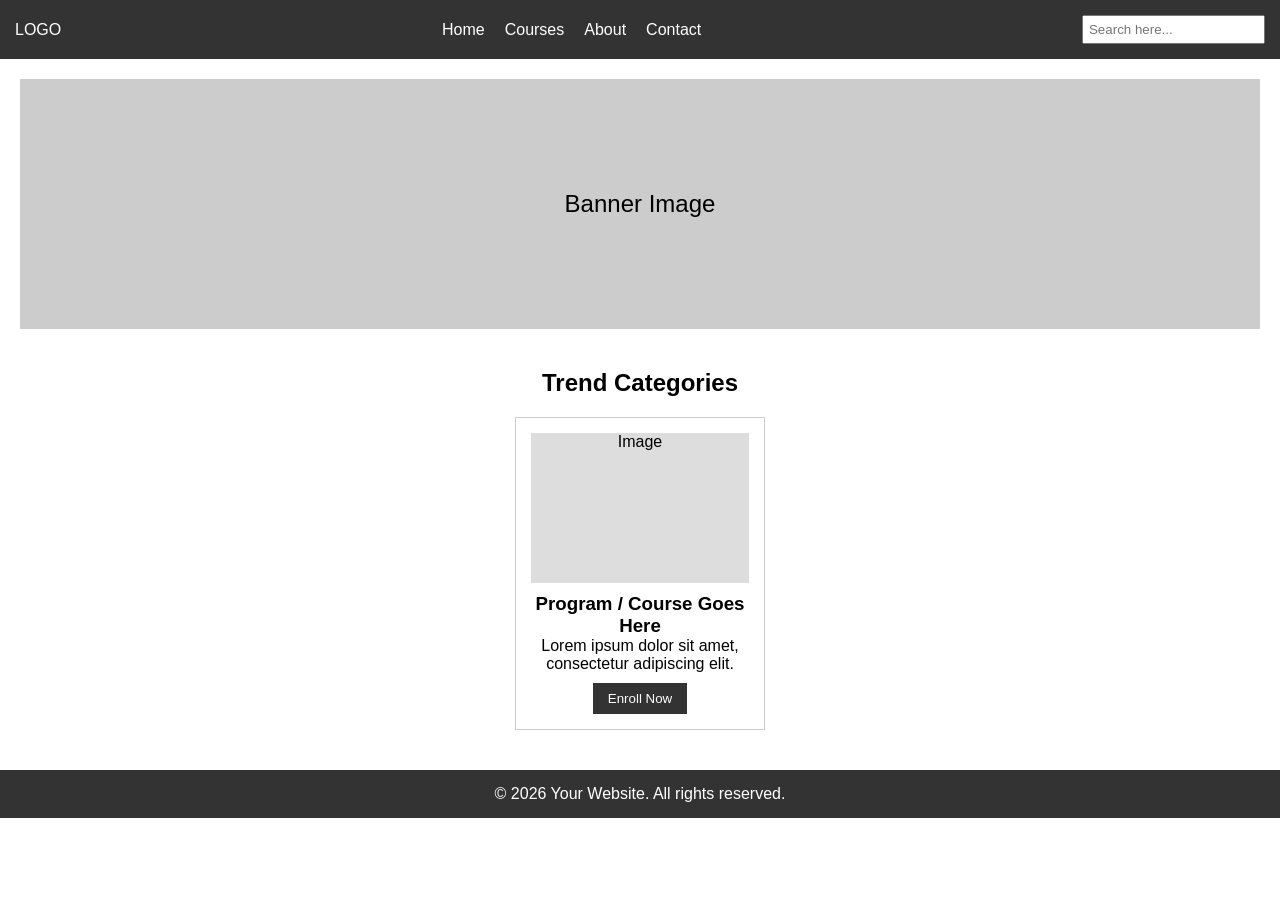
<file: Pracrtice/Index.html>
<!DOCTYPE html>
<html lang="en">
<head>
    <meta charset="UTF-8">
    <!-- Makes the page responsive on all devices -->
    <meta name="viewport" content="width=device-width, initial-scale=1.0">
    <title>Trend Categories Page</title>

    <!-- Link to external CSS file -->
    <link rel="stylesheet" href="style.css">
</head>
<body>

    <!-- ================= HEADER / NAVBAR ================= -->
    <header class="navbar">
        <div class="logo">LOGO</div>

        <!-- Navigation Links -->
        <nav>
            <ul class="nav-links">
                <li><a href="#">Home</a></li>
                <li><a href="#">Courses</a></li>
                <li><a href="#">About</a></li>
                <li><a href="#">Contact</a></li>
            </ul>
        </nav>

        <!-- Search Bar -->
        <div class="search-bar">
            <input type="text" placeholder="Search here...">
        </div>
    </header>


    <!-- ================= HERO / BANNER SECTION ================= -->
    <section class="hero">
        <!-- Placeholder for large banner image -->
        <div class="hero-image">Banner Image</div>
    </section>


    <!-- ================= TREND CATEGORIES SECTION ================= -->
    <section class="trends">
        <h2>Trend Categories</h2>

        <!-- Card Container -->
        <div class="card-container">

            <!-- Single Card (repeatable structure) -->
            <div class="card">
                <div class="card-image">Image</div>
                <h3>Program / Course Goes Here</h3>
                <p>
                    Lorem ipsum dolor sit amet, consectetur adipiscing elit.
                </p>
                <button>Enroll Now</button>
            </div>

            <!-- You can duplicate the above .card for more cards -->

        </div>
    </section>


    <!-- ================= FOOTER ================= -->
    <footer class="footer">
        <p>© 2026 Your Website. All rights reserved.</p>
    </footer>

</body>
</html>
</file>
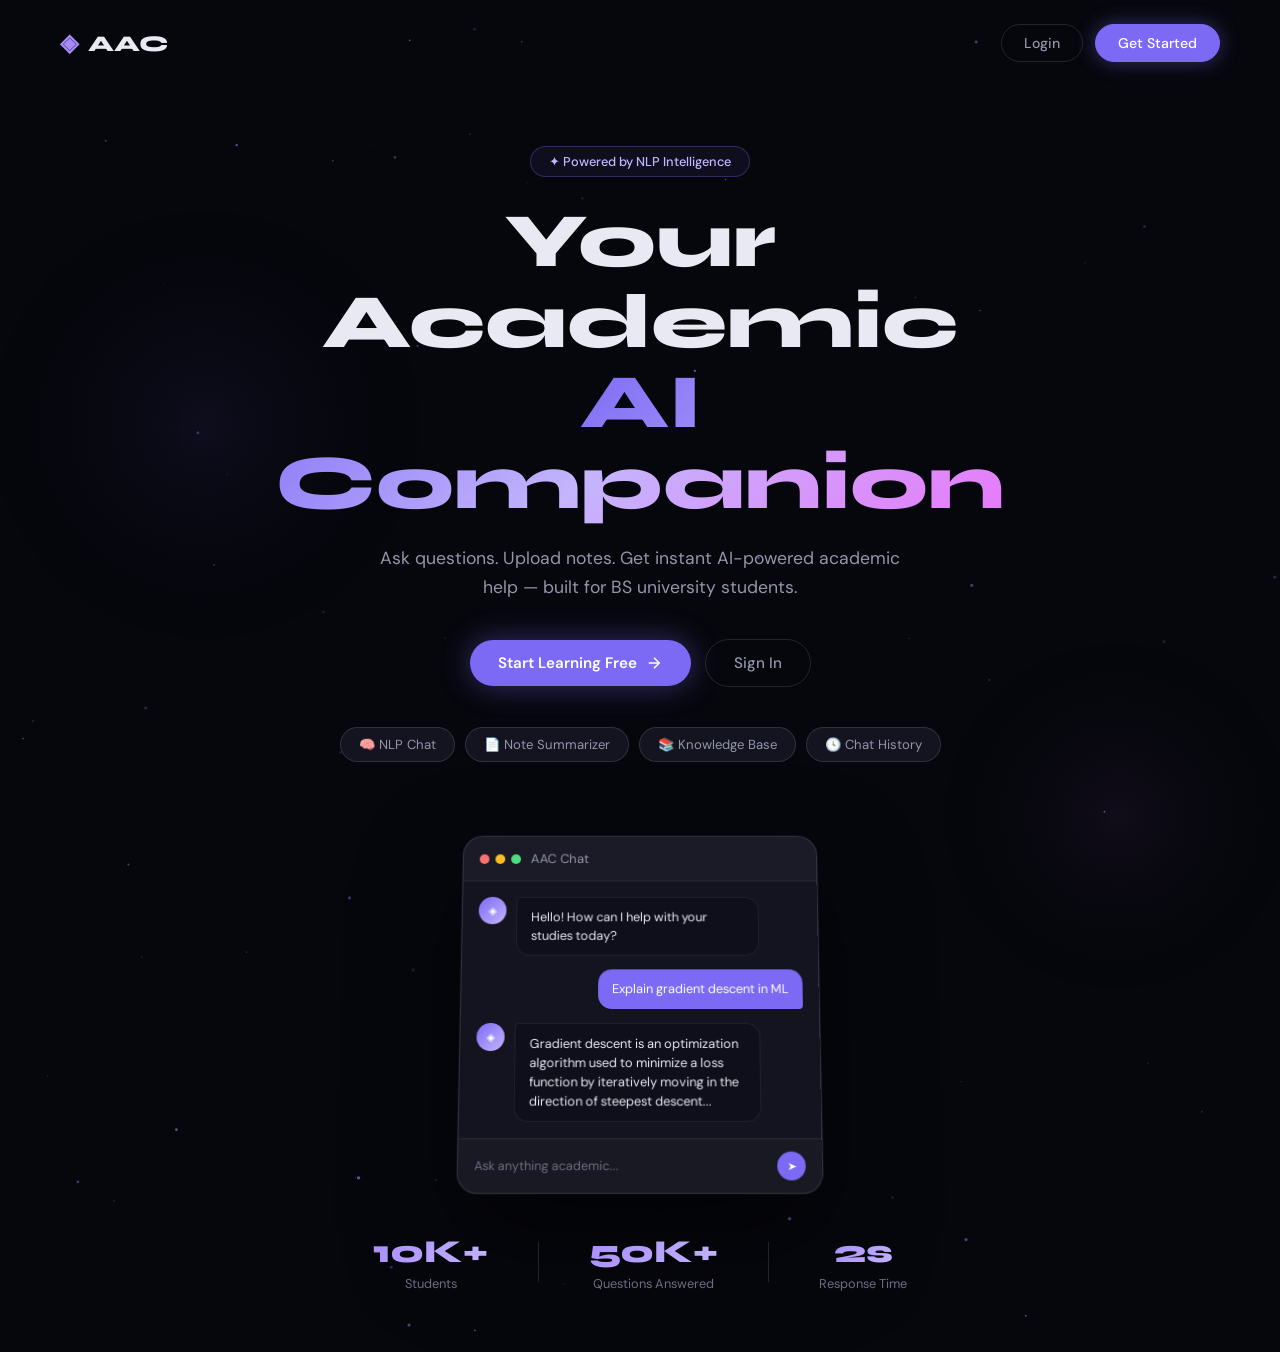
<file: Semester Project/index.html>
<!DOCTYPE html>
<html lang="en">
<head>
  <meta charset="UTF-8" />
  <meta name="viewport" content="width=device-width, initial-scale=1.0"/>
  <title>AAC – AI Academic Assistant</title>
  <link rel="stylesheet" href="style.css" />
  <link rel="preconnect" href="https://fonts.googleapis.com">
  <link href="https://fonts.googleapis.com/css2?family=Syne:wght@400;600;700;800&family=DM+Sans:ital,wght@0,300;0,400;0,500;1,300&display=swap" rel="stylesheet">
</head>
<body>

  <!-- ─── CUSTOM CURSOR ─────────────────────────────── -->
  <div class="cursor-dot"></div>
  <div class="cursor-ring"></div>

  <!-- ─── LANDING PAGE ──────────────────────────────── -->
  <section id="landing" class="page active">
    <canvas id="bg-canvas"></canvas>

    <nav class="landing-nav">
      <div class="logo">
        <span class="logo-icon">◈</span>
        <span>AAC</span>
      </div>
      <div class="nav-links">
        <a href="#" onclick="showPage('login')" class="nav-btn">Login</a>
        <a href="#" onclick="showPage('register')" class="nav-btn nav-btn-fill">Get Started</a>
      </div>
    </nav>

    <div class="hero">
      <div class="hero-badge">✦ Powered by NLP Intelligence</div>
      <h1 class="hero-title">
        Your Academic<br/>
        <span class="gradient-text">AI Companion</span>
      </h1>
      <p class="hero-sub">Ask questions. Upload notes. Get instant AI-powered academic help — built for BS university students.</p>
      <div class="hero-cta">
        <button class="btn-primary" onclick="showPage('register')">
          Start Learning Free
          <svg width="18" height="18" viewBox="0 0 24 24" fill="none" stroke="currentColor" stroke-width="2"><line x1="5" y1="12" x2="19" y2="12"/><polyline points="12,5 19,12 12,19"/></svg>
        </button>
        <button class="btn-ghost" onclick="showPage('login')">Sign In</button>
      </div>

      <div class="feature-pills">
        <div class="pill">🧠 NLP Chat</div>
        <div class="pill">📄 Note Summarizer</div>
        <div class="pill">📚 Knowledge Base</div>
        <div class="pill">🕓 Chat History</div>
      </div>
    </div>

    <div class="hero-visual">
      <div class="chat-preview-card">
        <div class="cp-header">
          <div class="cp-dots"><span></span><span></span><span></span></div>
          <span>AAC Chat</span>
        </div>
        <div class="cp-messages">
          <div class="cp-msg bot">
            <div class="cp-avatar">◈</div>
            <div class="cp-bubble">Hello! How can I help with your studies today?</div>
          </div>
          <div class="cp-msg user">
            <div class="cp-bubble">Explain gradient descent in ML</div>
          </div>
          <div class="cp-msg bot typing-preview">
            <div class="cp-avatar">◈</div>
            <div class="cp-bubble">
              Gradient descent is an optimization algorithm used to minimize a loss function by iteratively moving in the direction of steepest descent...
            </div>
          </div>
        </div>
        <div class="cp-input-bar">
          <span>Ask anything academic...</span>
          <div class="cp-send">➤</div>
        </div>
      </div>
    </div>

    <div class="stats-row">
      <div class="stat"><span class="stat-num">10K+</span><span>Students</span></div>
      <div class="stat-divider"></div>
      <div class="stat"><span class="stat-num">50K+</span><span>Questions Answered</span></div>
      <div class="stat-divider"></div>
      <div class="stat"><span class="stat-num">2s</span><span>Response Time</span></div>
    </div>
  </section>

  <!-- ─── REGISTER ───────────────────────────────────── -->
  <section id="register" class="page auth-page">
    <div class="auth-left">
      <div class="auth-logo" onclick="showPage('landing')">
        <span class="logo-icon">◈</span> AAC
      </div>
      <h2 class="auth-title">Create your<br/><span class="gradient-text">free account</span></h2>
      <p class="auth-sub">Join thousands of students using AI to excel academically.</p>
      <div class="auth-features">
        <div class="af-item"><span class="af-check">✓</span> Unlimited academic questions</div>
        <div class="af-item"><span class="af-check">✓</span> PDF & text note summarization</div>
        <div class="af-item"><span class="af-check">✓</span> Full chat history access</div>
        <div class="af-item"><span class="af-check">✓</span> Always free for students</div>
      </div>
    </div>
    <div class="auth-right">
      <div class="auth-card">
        <h3>Register</h3>
        <p class="auth-card-sub">Already have an account? <a href="#" onclick="showPage('login')">Sign in</a></p>
        <div class="form-group">
          <label>Full Name</label>
          <div class="input-wrap">
            <svg class="input-icon" viewBox="0 0 24 24" fill="none" stroke="currentColor" stroke-width="2"><circle cx="12" cy="8" r="4"/><path d="M4 20c0-4 3.6-7 8-7s8 3 8 7"/></svg>
            <input type="text" id="reg-name" placeholder="Muhammad Ali" />
          </div>
        </div>
        <div class="form-group">
          <label>University Email</label>
          <div class="input-wrap">
            <svg class="input-icon" viewBox="0 0 24 24" fill="none" stroke="currentColor" stroke-width="2"><rect x="2" y="4" width="20" height="16" rx="2"/><polyline points="2,4 12,13 22,4"/></svg>
            <input type="email" id="reg-email" placeholder="s2022-bsai-xxx@university.edu.pk" />
          </div>
        </div>
        <div class="form-group">
          <label>Password</label>
          <div class="input-wrap">
            <svg class="input-icon" viewBox="0 0 24 24" fill="none" stroke="currentColor" stroke-width="2"><rect x="3" y="11" width="18" height="11" rx="2"/><path d="M7 11V7a5 5 0 0 1 10 0v4"/></svg>
            <input type="password" id="reg-pass" placeholder="Create a strong password" />
            <span class="toggle-pass" onclick="togglePass('reg-pass',this)">👁</span>
          </div>
        </div>
        <div class="form-group">
          <label>Confirm Password</label>
          <div class="input-wrap">
            <svg class="input-icon" viewBox="0 0 24 24" fill="none" stroke="currentColor" stroke-width="2"><rect x="3" y="11" width="18" height="11" rx="2"/><path d="M7 11V7a5 5 0 0 1 10 0v4"/></svg>
            <input type="password" id="reg-cpass" placeholder="Repeat your password" />
          </div>
        </div>
        <button class="btn-primary full" onclick="doRegister()">Create Account</button>
        <div id="reg-msg" class="form-msg"></div>
      </div>
    </div>
  </section>

  <!-- ─── LOGIN ──────────────────────────────────────── -->
  <section id="login" class="page auth-page">
    <div class="auth-left">
      <div class="auth-logo" onclick="showPage('landing')">
        <span class="logo-icon">◈</span> AAC
      </div>
      <h2 class="auth-title">Welcome<br/><span class="gradient-text">back!</span></h2>
      <p class="auth-sub">Your AI academic assistant is ready to help you succeed.</p>
      <div class="login-card-art">
        <div class="lca-orb lca-orb1"></div>
        <div class="lca-orb lca-orb2"></div>
        <div class="lca-float">
          <div class="lca-icon">🎓</div>
          <span>Academic Excellence</span>
        </div>
      </div>
    </div>
    <div class="auth-right">
      <div class="auth-card">
        <h3>Sign In</h3>
        <p class="auth-card-sub">New student? <a href="#" onclick="showPage('register')">Create account</a></p>

        <!-- Quick Demo Login Chips -->
        <div class="demo-chips">
          <span class="chip-label">Quick demo:</span>
          <button class="demo-chip" onclick="demoLogin('student')">👨‍🎓 Student</button>
          <button class="demo-chip" onclick="demoLogin('admin')">🛡 Admin</button>
        </div>

        <div class="form-group">
          <label>Email</label>
          <div class="input-wrap">
            <svg class="input-icon" viewBox="0 0 24 24" fill="none" stroke="currentColor" stroke-width="2"><rect x="2" y="4" width="20" height="16" rx="2"/><polyline points="2,4 12,13 22,4"/></svg>
            <input type="email" id="login-email" placeholder="your@email.com" />
          </div>
        </div>
        <div class="form-group">
          <label>Password <a href="#" class="forgot-link" style="float:right;font-size:0.78rem;">Forgot password?</a></label>
          <div class="input-wrap">
            <svg class="input-icon" viewBox="0 0 24 24" fill="none" stroke="currentColor" stroke-width="2"><rect x="3" y="11" width="18" height="11" rx="2"/><path d="M7 11V7a5 5 0 0 1 10 0v4"/></svg>
            <input type="password" id="login-pass" placeholder="Enter your password" />
            <span class="toggle-pass" onclick="togglePass('login-pass',this)">👁</span>
          </div>
        </div>
        <button class="btn-primary full" onclick="doLogin()">Sign In</button>
        <div id="login-msg" class="form-msg"></div>
      </div>
    </div>
  </section>

  <!-- ─── STUDENT DASHBOARD ─────────────────────────── -->
  <section id="student-dashboard" class="page dashboard-page">
    <aside class="sidebar" id="sidebar">
      <div class="sb-top">
        <div class="sb-logo">
          <span class="logo-icon">◈</span>
          <span class="sb-logo-text">AAC</span>
        </div>
        <button class="sb-toggle" onclick="toggleSidebar()" title="Toggle Sidebar">
          <svg viewBox="0 0 24 24" fill="none" stroke="currentColor" stroke-width="2.5"><line x1="3" y1="6" x2="21" y2="6"/><line x1="3" y1="12" x2="21" y2="12"/><line x1="3" y1="18" x2="21" y2="18"/></svg>
        </button>
      </div>
      <nav class="sb-nav">
        <a href="#" class="sb-link active" onclick="switchTab(this,'chat-tab','student-dashboard')">
          <svg viewBox="0 0 24 24" fill="none" stroke="currentColor" stroke-width="2"><path d="M21 15a2 2 0 0 1-2 2H7l-4 4V5a2 2 0 0 1 2-2h14a2 2 0 0 1 2 2z"/></svg>
          <span>Chat</span>
        </a>
        <a href="#" class="sb-link" onclick="switchTab(this,'notes-tab','student-dashboard')">
          <svg viewBox="0 0 24 24" fill="none" stroke="currentColor" stroke-width="2"><path d="M14 2H6a2 2 0 0 0-2 2v16a2 2 0 0 0 2 2h12a2 2 0 0 0 2-2V8z"/><polyline points="14,2 14,8 20,8"/></svg>
          <span>Upload Notes</span>
        </a>
        <a href="#" class="sb-link" onclick="switchTab(this,'history-tab','student-dashboard')">
          <svg viewBox="0 0 24 24" fill="none" stroke="currentColor" stroke-width="2"><circle cx="12" cy="12" r="10"/><polyline points="12,6 12,12 16,14"/></svg>
          <span>History</span>
        </a>
        <a href="#" class="sb-link" onclick="switchTab(this,'profile-tab','student-dashboard')">
          <svg viewBox="0 0 24 24" fill="none" stroke="currentColor" stroke-width="2"><circle cx="12" cy="8" r="4"/><path d="M4 20c0-4 3.6-7 8-7s8 3 8 7"/></svg>
          <span>Profile</span>
        </a>
      </nav>
      <div class="sb-footer">
        <div class="sb-user-info" id="sb-user-name">Student</div>
        <button class="sb-logout" onclick="doLogout()">
          <svg viewBox="0 0 24 24" fill="none" stroke="currentColor" stroke-width="2"><path d="M9 21H5a2 2 0 0 1-2-2V5a2 2 0 0 1 2-2h4"/><polyline points="16,17 21,12 16,7"/><line x1="21" y1="12" x2="9" y2="12"/></svg>
          <span>Logout</span>
        </button>
      </div>
    </aside>

    <main class="dash-main">
      <!-- CHAT TAB -->
      <div id="chat-tab" class="tab-content active">
        <div class="chat-header">
          <div>
            <h2>Academic Chat</h2>
            <p>Ask me anything about your studies</p>
          </div>
          <button class="new-chat-btn" onclick="clearChat()">
            <svg viewBox="0 0 24 24" fill="none" stroke="currentColor" stroke-width="2"><line x1="12" y1="5" x2="12" y2="19"/><line x1="5" y1="12" x2="19" y2="12"/></svg>
            New Chat
          </button>
        </div>
        <div class="chat-window" id="chat-window">
          <div class="chat-welcome">
            <div class="cw-icon">◈</div>
            <h3>Hello, <span id="cw-name">Student</span>!</h3>
            <p>I'm your AI Academic Assistant. Ask me about any academic topic, subject, or concept.</p>
            <div class="suggestion-chips">
              <button class="s-chip" onclick="sendSuggestion(this)">Explain Machine Learning basics</button>
              <button class="s-chip" onclick="sendSuggestion(this)">What is the OSI model?</button>
              <button class="s-chip" onclick="sendSuggestion(this)">Summarize Big O notation</button>
              <button class="s-chip" onclick="sendSuggestion(this)">How does TCP/IP work?</button>
            </div>
          </div>
        </div>
        <div class="chat-input-area">
          <div class="chat-input-wrap">
            <button class="attach-btn" title="Attach file" onclick="document.getElementById('chat-file-input').click()">
              <svg viewBox="0 0 24 24" fill="none" stroke="currentColor" stroke-width="2"><path d="M21.44 11.05l-9.19 9.19a6 6 0 0 1-8.49-8.49l9.19-9.19a4 4 0 0 1 5.66 5.66l-9.2 9.19a2 2 0 0 1-2.83-2.83l8.49-8.48"/></svg>
            </button>
            <input type="file" id="chat-file-input" style="display:none" accept=".pdf,.txt" onchange="handleChatFileAttach(this)">
            <textarea id="chat-input" placeholder="Ask an academic question..." rows="1" onkeydown="chatKeydown(event)" oninput="autoResize(this)"></textarea>
            <button class="send-btn" onclick="sendMessage()" id="send-btn">
              <svg viewBox="0 0 24 24" fill="none" stroke="currentColor" stroke-width="2.5"><line x1="22" y1="2" x2="11" y2="13"/><polygon points="22,2 15,22 11,13 2,9"/></svg>
            </button>
          </div>
          <div class="chat-hint">Press <kbd>Enter</kbd> to send · <kbd>Shift+Enter</kbd> for new line</div>
        </div>
      </div>

      <!-- NOTES TAB -->
      <div id="notes-tab" class="tab-content">
        <div class="tab-header">
          <h2>Upload & Summarize Notes</h2>
          <p>Upload your PDF or text notes and get an instant AI summary</p>
        </div>
        <div class="upload-zone" id="upload-zone" ondrop="dropFile(event)" ondragover="dragOver(event)" ondragleave="dragLeave(event)">
          <div class="uz-icon">
            <svg viewBox="0 0 24 24" fill="none" stroke="currentColor" stroke-width="1.5"><path d="M21 15v4a2 2 0 0 1-2 2H5a2 2 0 0 1-2-2v-4"/><polyline points="17,8 12,3 7,8"/><line x1="12" y1="3" x2="12" y2="15"/></svg>
          </div>
          <p class="uz-title">Drag & drop your notes here</p>
          <p class="uz-sub">or click to browse — PDF, TXT files supported</p>
          <button class="btn-primary" onclick="document.getElementById('file-upload').click()">Browse Files</button>
          <input type="file" id="file-upload" style="display:none" accept=".pdf,.txt" onchange="handleFileUpload(this)">
        </div>

        <div id="file-preview" class="file-preview hidden">
          <div class="fp-info">
            <div class="fp-icon">📄</div>
            <div>
              <div class="fp-name" id="fp-name">notes.pdf</div>
              <div class="fp-size" id="fp-size">0 KB</div>
            </div>
            <button class="fp-remove" onclick="removeFile()">✕</button>
          </div>
          <button class="btn-primary" onclick="summarizeFile()">
            <svg viewBox="0 0 24 24" fill="none" stroke="currentColor" stroke-width="2"><circle cx="11" cy="11" r="8"/><line x1="21" y1="21" x2="16.65" y2="16.65"/></svg>
            Generate Summary
          </button>
        </div>

        <div id="summary-output" class="summary-output hidden">
          <div class="so-header">
            <span>✦ AI Summary</span>
            <button onclick="copySummary()">Copy</button>
          </div>
          <div class="so-body" id="so-body"></div>
        </div>

        <div class="uploaded-list" id="uploaded-list">
          <h4>Recent Uploads</h4>
          <div class="ul-empty">No files uploaded yet</div>
        </div>
      </div>

      <!-- HISTORY TAB -->
      <div id="history-tab" class="tab-content">
        <div class="tab-header">
          <h2>Chat History</h2>
          <p>All your previous academic conversations</p>
        </div>
        <div class="history-search">
          <svg viewBox="0 0 24 24" fill="none" stroke="currentColor" stroke-width="2"><circle cx="11" cy="11" r="8"/><line x1="21" y1="21" x2="16.65" y2="16.65"/></svg>
          <input type="text" placeholder="Search past conversations..." oninput="filterHistory(this.value)" />
        </div>
        <div class="history-list" id="history-list">
          <div class="history-empty">
            <div class="he-icon">🕓</div>
            <p>Your chat history will appear here after your first conversation.</p>
          </div>
        </div>
      </div>

      <!-- PROFILE TAB -->
      <div id="profile-tab" class="tab-content">
        <div class="tab-header">
          <h2>My Profile</h2>
          <p>Manage your account information</p>
        </div>
        <div class="profile-card">
          <div class="profile-avatar" id="profile-avatar">MA</div>
          <div class="profile-details">
            <h3 id="profile-name">Student Name</h3>
            <p id="profile-email">student@email.com</p>
            <span class="role-badge student-badge">🎓 Student</span>
          </div>
        </div>
        <div class="profile-stats-grid">
          <div class="psg-item"><span class="psg-num" id="stat-questions">0</span><span>Questions Asked</span></div>
          <div class="psg-item"><span class="psg-num" id="stat-files">0</span><span>Files Uploaded</span></div>
          <div class="psg-item"><span class="psg-num">BSAI</span><span>Program</span></div>
          <div class="psg-item"><span class="psg-num">5th</span><span>Semester</span></div>
        </div>
        <div class="profile-form">
          <div class="form-group">
            <label>Full Name</label>
            <div class="input-wrap"><input type="text" id="pf-name" /></div>
          </div>
          <div class="form-group">
            <label>Email</label>
            <div class="input-wrap"><input type="email" id="pf-email" readonly style="opacity:0.6;cursor:not-allowed;" /></div>
          </div>
          <button class="btn-primary" onclick="saveProfile()">Save Changes</button>
        </div>
      </div>
    </main>
  </section>

  <!-- ─── ADMIN DASHBOARD ────────────────────────────── -->
  <section id="admin-dashboard" class="page dashboard-page">
    <aside class="sidebar sidebar-admin" id="admin-sidebar">
      <div class="sb-top">
        <div class="sb-logo">
          <span class="logo-icon">◈</span>
          <span class="sb-logo-text">AAC Admin</span>
        </div>
        <button class="sb-toggle" onclick="toggleAdminSidebar()">
          <svg viewBox="0 0 24 24" fill="none" stroke="currentColor" stroke-width="2.5"><line x1="3" y1="6" x2="21" y2="6"/><line x1="3" y1="12" x2="21" y2="12"/><line x1="3" y1="18" x2="21" y2="18"/></svg>
        </button>
      </div>
      <nav class="sb-nav">
        <a href="#" class="sb-link active" onclick="switchTab(this,'adash-tab','admin-dashboard')">
          <svg viewBox="0 0 24 24" fill="none" stroke="currentColor" stroke-width="2"><rect x="3" y="3" width="7" height="7"/><rect x="14" y="3" width="7" height="7"/><rect x="3" y="14" width="7" height="7"/><rect x="14" y="14" width="7" height="7"/></svg>
          <span>Dashboard</span>
        </a>
        <a href="#" class="sb-link" onclick="switchTab(this,'ausers-tab','admin-dashboard')">
          <svg viewBox="0 0 24 24" fill="none" stroke="currentColor" stroke-width="2"><path d="M17 21v-2a4 4 0 0 0-4-4H5a4 4 0 0 0-4 4v2"/><circle cx="9" cy="7" r="4"/><path d="M23 21v-2a4 4 0 0 0-3-3.87"/><path d="M16 3.13a4 4 0 0 1 0 7.75"/></svg>
          <span>Users</span>
        </a>
        <a href="#" class="sb-link" onclick="switchTab(this,'akb-tab','admin-dashboard')">
          <svg viewBox="0 0 24 24" fill="none" stroke="currentColor" stroke-width="2"><path d="M2 3h6a4 4 0 0 1 4 4v14a3 3 0 0 0-3-3H2z"/><path d="M22 3h-6a4 4 0 0 0-4 4v14a3 3 0 0 1 3-3h7z"/></svg>
          <span>Knowledge Base</span>
        </a>
        <a href="#" class="sb-link" onclick="switchTab(this,'alogs-tab','admin-dashboard')">
          <svg viewBox="0 0 24 24" fill="none" stroke="currentColor" stroke-width="2"><path d="M14 2H6a2 2 0 0 0-2 2v16a2 2 0 0 0 2 2h12a2 2 0 0 0 2-2V8z"/><polyline points="14,2 14,8 20,8"/><line x1="16" y1="13" x2="8" y2="13"/><line x1="16" y1="17" x2="8" y2="17"/><polyline points="10,9 9,9 8,9"/></svg>
          <span>Chat Logs</span>
        </a>
      </nav>
      <div class="sb-footer">
        <div class="sb-user-info">Administrator</div>
        <button class="sb-logout" onclick="doLogout()">
          <svg viewBox="0 0 24 24" fill="none" stroke="currentColor" stroke-width="2"><path d="M9 21H5a2 2 0 0 1-2-2V5a2 2 0 0 1 2-2h4"/><polyline points="16,17 21,12 16,7"/><line x1="21" y1="12" x2="9" y2="12"/></svg>
          <span>Logout</span>
        </button>
      </div>
    </aside>

    <main class="dash-main">
      <!-- ADMIN OVERVIEW -->
      <div id="adash-tab" class="tab-content active">
        <div class="tab-header">
          <h2>Admin Overview</h2>
          <p>System statistics and monitoring</p>
        </div>
        <div class="admin-stats-grid">
          <div class="asg-card">
            <div class="asg-icon" style="background:var(--accent-a)">
              <svg viewBox="0 0 24 24" fill="none" stroke="currentColor" stroke-width="2"><path d="M17 21v-2a4 4 0 0 0-4-4H5a4 4 0 0 0-4 4v2"/><circle cx="9" cy="7" r="4"/></svg>
            </div>
            <div>
              <div class="asg-num" id="asg-users">3</div>
              <div class="asg-label">Total Students</div>
            </div>
          </div>
          <div class="asg-card">
            <div class="asg-icon" style="background:var(--accent-b)">
              <svg viewBox="0 0 24 24" fill="none" stroke="currentColor" stroke-width="2"><path d="M21 15a2 2 0 0 1-2 2H7l-4 4V5a2 2 0 0 1 2-2h14a2 2 0 0 1 2 2z"/></svg>
            </div>
            <div>
              <div class="asg-num" id="asg-chats">12</div>
              <div class="asg-label">Chats Today</div>
            </div>
          </div>
          <div class="asg-card">
            <div class="asg-icon" style="background:var(--accent-c)">
              <svg viewBox="0 0 24 24" fill="none" stroke="currentColor" stroke-width="2"><path d="M2 3h6a4 4 0 0 1 4 4v14a3 3 0 0 0-3-3H2z"/><path d="M22 3h-6a4 4 0 0 0-4 4v14a3 3 0 0 1 3-3h7z"/></svg>
            </div>
            <div>
              <div class="asg-num" id="asg-kb">8</div>
              <div class="asg-label">Knowledge Entries</div>
            </div>
          </div>
          <div class="asg-card">
            <div class="asg-icon" style="background:var(--accent-d)">
              <svg viewBox="0 0 24 24" fill="none" stroke="currentColor" stroke-width="2"><path d="M14 2H6a2 2 0 0 0-2 2v16a2 2 0 0 0 2 2h12a2 2 0 0 0 2-2V8z"/><polyline points="14,2 14,8 20,8"/></svg>
            </div>
            <div>
              <div class="asg-num" id="asg-files">5</div>
              <div class="asg-label">Files Uploaded</div>
            </div>
          </div>
        </div>
        <div class="recent-activity">
          <h4>Recent Activity</h4>
          <div class="ra-list" id="ra-list">
            <div class="ra-item"><span class="ra-dot green"></span><span>Ahmed Hassan asked about Neural Networks</span><span class="ra-time">2m ago</span></div>
            <div class="ra-item"><span class="ra-dot blue"></span><span>Sara Khan uploaded lecture notes</span><span class="ra-time">15m ago</span></div>
            <div class="ra-item"><span class="ra-dot green"></span><span>Ali Raza asked about Data Structures</span><span class="ra-time">1h ago</span></div>
            <div class="ra-item"><span class="ra-dot orange"></span><span>New student registered</span><span class="ra-time">3h ago</span></div>
          </div>
        </div>
      </div>

      <!-- USERS TAB -->
      <div id="ausers-tab" class="tab-content">
        <div class="tab-header-row">
          <div>
            <h2>User Management</h2>
            <p>View and manage registered students</p>
          </div>
          <button class="btn-primary small" onclick="openAddUserModal()">+ Add User</button>
        </div>
        <div class="admin-table-wrap">
          <table class="admin-table" id="users-table">
            <thead>
              <tr><th>Name</th><th>Email</th><th>Status</th><th>Joined</th><th>Actions</th></tr>
            </thead>
            <tbody id="users-tbody">
              <tr><td>Ahmed Hassan</td><td>ahmed@uni.edu.pk</td><td><span class="badge active">Active</span></td><td>Jan 2024</td><td><button class="tbl-btn" onclick="toggleUserStatus(this)">Deactivate</button> <button class="tbl-btn danger" onclick="deleteUser(this)">Delete</button></td></tr>
              <tr><td>Sara Khan</td><td>sara@uni.edu.pk</td><td><span class="badge active">Active</span></td><td>Feb 2024</td><td><button class="tbl-btn" onclick="toggleUserStatus(this)">Deactivate</button> <button class="tbl-btn danger" onclick="deleteUser(this)">Delete</button></td></tr>
              <tr><td>Ali Raza</td><td>ali@uni.edu.pk</td><td><span class="badge inactive">Inactive</span></td><td>Mar 2024</td><td><button class="tbl-btn" onclick="toggleUserStatus(this)">Activate</button> <button class="tbl-btn danger" onclick="deleteUser(this)">Delete</button></td></tr>
            </tbody>
          </table>
        </div>
      </div>

      <!-- KNOWLEDGE BASE TAB -->
      <div id="akb-tab" class="tab-content">
        <div class="tab-header-row">
          <div>
            <h2>Knowledge Base</h2>
            <p>Manage academic content and FAQs</p>
          </div>
          <button class="btn-primary small" onclick="openKBModal()">+ Add Entry</button>
        </div>
        <div class="kb-grid" id="kb-grid">
          <div class="kb-card">
            <div class="kb-cat">Machine Learning</div>
            <h4>Gradient Descent Algorithm</h4>
            <p>An optimization algorithm that minimizes loss functions by iteratively adjusting parameters in the direction of steepest descent.</p>
            <div class="kb-actions"><button onclick="editKB(this)">Edit</button><button class="danger" onclick="deleteKB(this)">Delete</button></div>
          </div>
          <div class="kb-card">
            <div class="kb-cat">Data Structures</div>
            <h4>Binary Search Trees</h4>
            <p>A node-based tree structure where each node has at most two children, with left subtree values less than root and right greater.</p>
            <div class="kb-actions"><button onclick="editKB(this)">Edit</button><button class="danger" onclick="deleteKB(this)">Delete</button></div>
          </div>
          <div class="kb-card">
            <div class="kb-cat">Networking</div>
            <h4>OSI Model Layers</h4>
            <p>A conceptual framework with 7 layers: Physical, Data Link, Network, Transport, Session, Presentation, and Application.</p>
            <div class="kb-actions"><button onclick="editKB(this)">Edit</button><button class="danger" onclick="deleteKB(this)">Delete</button></div>
          </div>
        </div>
      </div>

      <!-- CHAT LOGS TAB -->
      <div id="alogs-tab" class="tab-content">
        <div class="tab-header">
          <h2>Chat Logs</h2>
          <p>Monitor all student-chatbot conversations</p>
        </div>
        <div class="logs-filter">
          <input type="text" placeholder="Search by student or keyword..." oninput="filterLogs(this.value)">
          <select onchange="filterLogsByDate(this.value)">
            <option>All Time</option>
            <option>Today</option>
            <option>This Week</option>
          </select>
        </div>
        <div class="logs-list" id="logs-list">
          <div class="log-item">
            <div class="log-meta"><strong>Ahmed Hassan</strong><span>April 8, 2026 · 10:24 AM</span></div>
            <div class="log-q">Q: What is the difference between supervised and unsupervised learning?</div>
            <div class="log-a">A: Supervised learning uses labeled training data to learn a mapping, while unsupervised learning finds hidden patterns in unlabeled data...</div>
          </div>
          <div class="log-item">
            <div class="log-meta"><strong>Sara Khan</strong><span>April 8, 2026 · 09:15 AM</span></div>
            <div class="log-q">Q: Explain the TCP three-way handshake</div>
            <div class="log-a">A: The TCP three-way handshake involves three steps: SYN (client initiates), SYN-ACK (server acknowledges), ACK (client confirms)...</div>
          </div>
          <div class="log-item">
            <div class="log-meta"><strong>Ali Raza</strong><span>April 7, 2026 · 03:45 PM</span></div>
            <div class="log-q">Q: How does a hash table work?</div>
            <div class="log-a">A: A hash table stores key-value pairs using a hash function to compute an index into an array of buckets or slots...</div>
          </div>
        </div>
      </div>
    </main>
  </section>

  <!-- ─── MODALS ──────────────────────────────────────── -->
  <div class="modal-overlay" id="modal-overlay" onclick="closeModal()"></div>

  <!-- KB Modal -->
  <div class="modal" id="kb-modal">
    <div class="modal-header">
      <h3 id="kb-modal-title">Add Knowledge Entry</h3>
      <button onclick="closeModal()">✕</button>
    </div>
    <div class="form-group">
      <label>Title</label>
      <div class="input-wrap"><input type="text" id="kb-title" placeholder="Topic title" /></div>
    </div>
    <div class="form-group">
      <label>Category</label>
      <div class="input-wrap"><input type="text" id="kb-cat" placeholder="e.g. Machine Learning" /></div>
    </div>
    <div class="form-group">
      <label>Content</label>
      <textarea id="kb-content" rows="4" placeholder="Academic content or explanation..."></textarea>
    </div>
    <button class="btn-primary full" onclick="saveKBEntry()">Save Entry</button>
  </div>

  <!-- Add User Modal -->
  <div class="modal" id="adduser-modal">
    <div class="modal-header">
      <h3>Add New Student</h3>
      <button onclick="closeModal()">✕</button>
    </div>
    <div class="form-group">
      <label>Full Name</label>
      <div class="input-wrap"><input type="text" id="au-name" placeholder="Student name" /></div>
    </div>
    <div class="form-group">
      <label>Email</label>
      <div class="input-wrap"><input type="email" id="au-email" placeholder="student@uni.edu.pk" /></div>
    </div>
    <button class="btn-primary full" onclick="addUser()">Add Student</button>
  </div>

  <!-- Toast -->
  <div class="toast" id="toast"></div>

  <script src="app.js"></script>
</body>
</html>
</file>
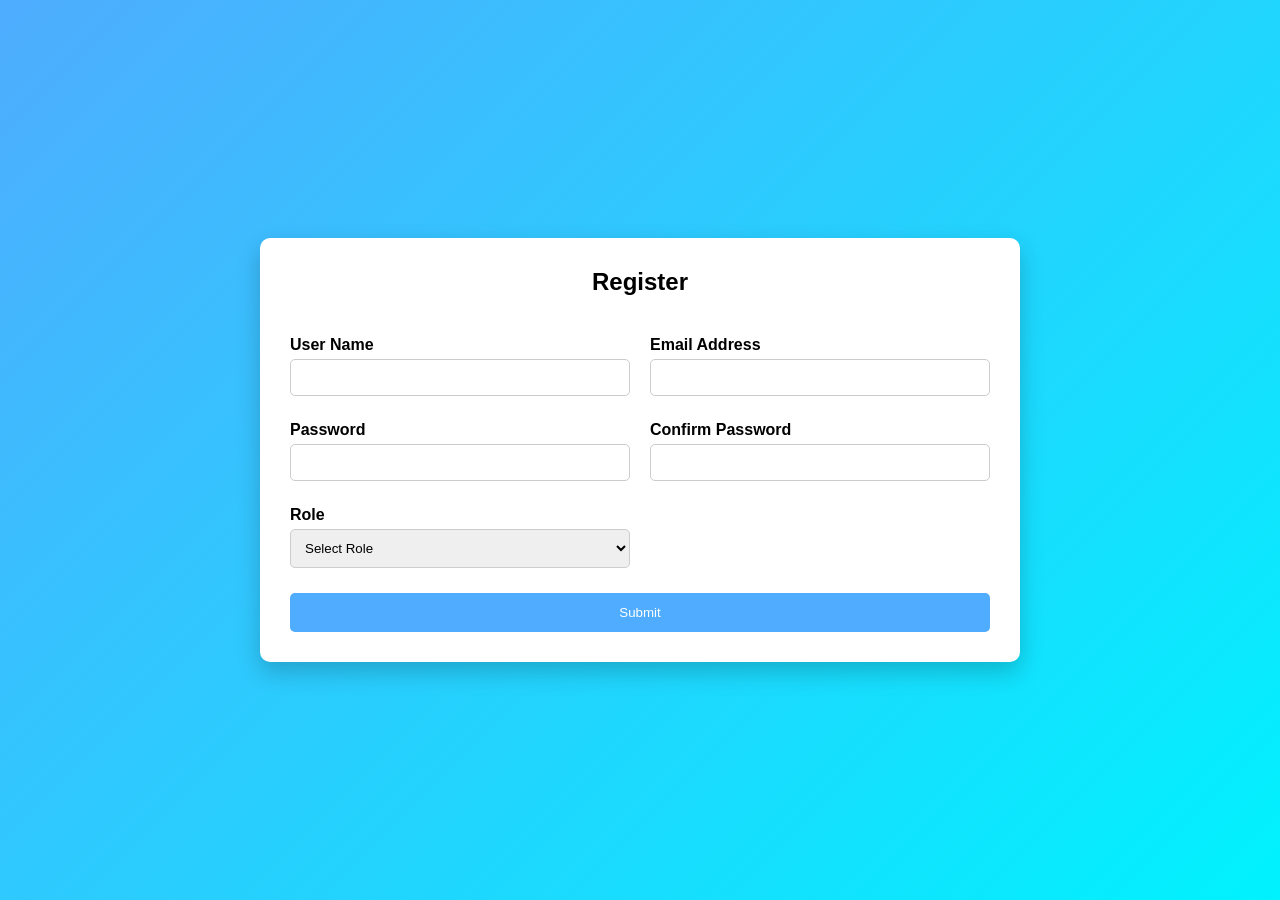
<file: Pracrtice_02/user-form.html>
<!DOCTYPE html>
<html lang="en">
<head>
    <meta charset="UTF-8">
    <meta name="viewport" content="width=device-width, initial-scale=1.0">
    <title>User Registration Form</title>
    <link rel="stylesheet" href="user-form.css">
</head>
<body>

    <div class="container">
        <form id="registrationForm" novalidate>
            <h2>Register</h2>

            <div class="form-group">
                <label for="username">User Name</label>
                <input type="text" id="username" required>
                <small class="error" id="usernameError"></small>
            </div>

            <div class="form-group">
                <label for="email">Email Address</label>
                <input type="email" id="email" required>
                <small class="error" id="emailError"></small>
            </div>

            <div class="form-group">
                <label for="password">Password</label>
                <input type="password" id="password" required>
                <small class="error" id="passwordError"></small>
            </div>

            <div class="form-group">
                <label for="confirmPassword">Confirm Password</label>
                <input type="password" id="confirmPassword" required>
                <small class="error" id="confirmPasswordError"></small>
            </div>

            <div class="form-group">
                <label for="role">Role</label>
                <select id="role" required>
                    <option value="">Select Role</option>
                    <option>Admin</option>
                    <option>User</option>
                    <option>Guest</option>
                </select>
                <small class="error" id="roleError"></small>
            </div>

            <button type="submit">Submit</button>
        </form>
    </div>

    <script src="user-form.js"></script>
</body>
</html>
</file>
<file: Pracrtice/style.css>
/* ============ BASIC RESET ============ */
* {
    margin: 0;
    padding: 0;
    box-sizing: border-box;
    font-family: Arial, sans-serif;
}

/* ============ NAVBAR STYLING ============ */
.navbar {
    display: flex;                  /* Flexbox for horizontal layout */
    justify-content: space-between;
    align-items: center;
    padding: 15px;
    background-color: #333;
    color: white;
}

/* Navigation links in row */
.nav-links {
    list-style: none;
    display: flex;
    gap: 20px;
}

.nav-links a {
    color: white;
    text-decoration: none;
}

/* Search bar styling */
.search-bar input {
    padding: 5px;
}


/* ============ HERO SECTION ============ */
.hero {
    margin: 20px;
}

.hero-image {
    height: 250px;
    background-color: #ccc;
    display: flex;
    align-items: center;
    justify-content: center;
    font-size: 24px;
}


/* ============ TREND SECTION ============ */
.trends {
    padding: 20px;
    text-align: center;
}

.card-container {
    display: flex;              /* Cards side by side on large screens */
    gap: 20px;
    justify-content: center;
    margin-top: 20px;
}

/* Card styling */
.card {
    border: 1px solid #ccc;
    padding: 15px;
    width: 250px;
    text-align: center;
}

.card-image {
    height: 150px;
    background-color: #ddd;
    margin-bottom: 10px;
}

button {
    padding: 8px 15px;
    margin-top: 10px;
    background-color: #333;
    color: white;
    border: none;
    cursor: pointer;
}


/* ============ FOOTER ============ */
.footer {
    background-color: #333;
    color: white;
    text-align: center;
    padding: 15px;
    margin-top: 20px;
}


/* ============ RESPONSIVE DESIGN (MEDIA QUERY) ============ */
/* When screen width is 768px or less (mobile/tablet) */
@media (max-width: 768px) {

    /* Stack navbar items vertically */
    .navbar {
        flex-direction: column;
        gap: 10px;
    }

    /* Stack nav links vertically */
    .nav-links {
        flex-direction: column;
        align-items: center;
    }

    /* Cards stack vertically */
    .card-container {
        flex-direction: column;
        align-items: center;
    }
}
</file>
<file: Semester Project/style.css>
/* ═══════════════════════════════════════════════════════
   AAC — AI Academic Assistant Chatbot
   Style Sheet  ·  Pure CSS  ·  No Framework
   ═══════════════════════════════════════════════════════ */

/* ── VARIABLES ─────────────────────────────────────────── */
:root {
  --bg:        #06070d;
  --bg2:       #0e0f1a;
  --bg3:       #13141f;
  --border:    rgba(255,255,255,0.07);
  --border2:   rgba(255,255,255,0.12);
  --text:      #e8e9f2;
  --text-mute: #6b6d82;
  --text-soft: #9395aa;
  --accent:    #7c6af5;
  --accent2:   #a78bfa;
  --accent3:   #c4b5fd;
  --glow:      rgba(124,106,245,0.4);
  --glow2:     rgba(167,139,250,0.2);
  --accent-a:  rgba(124,106,245,0.15);
  --accent-b:  rgba(56,189,248,0.15);
  --accent-c:  rgba(52,211,153,0.15);
  --accent-d:  rgba(251,146,60,0.15);
  --red:       #f87171;
  --green:     #4ade80;
  --blue:      #38bdf8;
  --orange:    #fb923c;
  --radius:    14px;
  --radius-sm: 8px;
  --shadow:    0 24px 80px rgba(0,0,0,0.6);
  --sidebar-w: 240px;
  --sidebar-collapsed: 68px;
  --transition: 0.25s cubic-bezier(0.4,0,0.2,1);
}

/* ── RESET ──────────────────────────────────────────────── */
*, *::before, *::after { box-sizing:border-box; margin:0; padding:0; }
html { scroll-behavior:smooth; }
body {
  font-family: 'DM Sans', sans-serif;
  background: var(--bg);
  color: var(--text);
  min-height: 100vh;
  overflow-x: hidden;
  cursor: none;
}
a { text-decoration: none; color: inherit; }
button { font-family: inherit; cursor: pointer; border: none; outline: none; }
input, textarea, select {
  font-family: inherit;
  background: transparent;
  border: none;
  outline: none;
  color: var(--text);
}
textarea { resize: none; }
input::placeholder, textarea::placeholder { color: var(--text-mute); }

/* ── CUSTOM CURSOR ──────────────────────────────────────── */
.cursor-dot {
  width: 8px; height: 8px;
  background: var(--accent2);
  border-radius: 50%;
  position: fixed; pointer-events: none; z-index: 9999;
  transform: translate(-50%,-50%);
  transition: transform 0.1s, background 0.2s;
  box-shadow: 0 0 10px var(--glow);
}
.cursor-ring {
  width: 32px; height: 32px;
  border: 1.5px solid rgba(167,139,250,0.5);
  border-radius: 50%;
  position: fixed; pointer-events: none; z-index: 9998;
  transform: translate(-50%,-50%);
  transition: transform 0.15s ease, width 0.2s, height 0.2s, opacity 0.2s;
}
body:not(:hover) .cursor-dot, body:not(:hover) .cursor-ring { opacity: 0; }

/* ── PAGES / ROUTING ────────────────────────────────────── */
.page { display: none; min-height: 100vh; }
.page.active { display: flex; }
#landing.active { flex-direction: column; position: relative; overflow: hidden; }

/* ── LANDING NAV ────────────────────────────────────────── */
.landing-nav {
  display: flex; align-items: center; justify-content: space-between;
  padding: 24px 60px;
  position: relative; z-index: 10;
}
.logo {
  display: flex; align-items: center; gap: 10px;
  font-family: 'Syne', sans-serif;
  font-size: 1.4rem; font-weight: 800;
  color: var(--text);
}
.logo-icon { color: var(--accent2); font-size: 1.5rem; }
.nav-links { display: flex; align-items: center; gap: 12px; }
.nav-btn {
  padding: 9px 22px; border-radius: 50px;
  font-size: 0.88rem; font-weight: 500;
  transition: var(--transition);
  border: 1.5px solid var(--border2);
  color: var(--text-soft);
}
.nav-btn:hover { color: var(--text); border-color: var(--accent); }
.nav-btn-fill {
  background: var(--accent); color: #fff; border-color: var(--accent);
  box-shadow: 0 0 20px var(--glow);
}
.nav-btn-fill:hover { background: var(--accent2); box-shadow: 0 0 30px var(--glow); }

/* ── CANVAS BACKGROUND ──────────────────────────────────── */
#bg-canvas {
  position: absolute; inset: 0;
  width: 100%; height: 100%;
  pointer-events: none; z-index: 0;
}

/* ── HERO ────────────────────────────────────────────────── */
.hero {
  position: relative; z-index: 5;
  display: flex; flex-direction: column;
  align-items: center; text-align: center;
  padding: 60px 20px 20px;
  max-width: 700px; margin: 0 auto;
}
.hero-badge {
  display: inline-flex; align-items: center; gap: 6px;
  padding: 6px 18px; border-radius: 50px;
  border: 1px solid rgba(124,106,245,0.3);
  background: rgba(124,106,245,0.08);
  font-size: 0.8rem; font-weight: 500; color: var(--accent3);
  margin-bottom: 24px;
  animation: fadeUp 0.6s ease both;
}
.hero-title {
  font-family: 'Syne', sans-serif;
  font-size: clamp(2.8rem, 6vw, 5rem);
  font-weight: 800;
  line-height: 1.05;
  color: var(--text);
  animation: fadeUp 0.7s 0.1s ease both;
}
.gradient-text {
  background: linear-gradient(135deg, var(--accent) 0%, var(--accent3) 50%, #e879f9 100%);
  -webkit-background-clip: text; -webkit-text-fill-color: transparent;
  background-clip: text;
}
.hero-sub {
  font-size: 1.1rem; line-height: 1.7;
  color: var(--text-soft); margin: 20px 0 36px;
  max-width: 520px;
  animation: fadeUp 0.7s 0.2s ease both;
}
.hero-cta {
  display: flex; align-items: center; gap: 14px; flex-wrap: wrap; justify-content: center;
  animation: fadeUp 0.7s 0.3s ease both;
}
.btn-primary {
  display: inline-flex; align-items: center; gap: 8px;
  padding: 13px 28px; border-radius: 50px;
  background: var(--accent); color: #fff;
  font-size: 0.95rem; font-weight: 600;
  transition: var(--transition);
  box-shadow: 0 0 30px var(--glow);
}
.btn-primary:hover {
  background: var(--accent2); transform: translateY(-2px);
  box-shadow: 0 0 45px rgba(167,139,250,0.5);
}
.btn-primary.full { width: 100%; justify-content: center; border-radius: var(--radius); }
.btn-primary.small { padding: 8px 18px; font-size: 0.85rem; }
.btn-ghost {
  padding: 13px 28px; border-radius: 50px;
  border: 1.5px solid var(--border2);
  background: transparent; color: var(--text-soft);
  font-size: 0.95rem; font-weight: 500;
  transition: var(--transition);
}
.btn-ghost:hover { color: var(--text); border-color: var(--accent); }
.feature-pills {
  display: flex; gap: 10px; flex-wrap: wrap; justify-content: center;
  margin-top: 40px;
  animation: fadeUp 0.7s 0.4s ease both;
}
.pill {
  padding: 8px 18px; border-radius: 50px;
  border: 1px solid var(--border2); background: var(--bg3);
  font-size: 0.82rem; color: var(--text-soft);
  transition: var(--transition);
}
.pill:hover { border-color: var(--accent); color: var(--text); }

/* ── HERO VISUAL (Chat Preview) ──────────────────────────── */
.hero-visual {
  position: relative; z-index: 5;
  display: flex; justify-content: center;
  padding: 50px 20px 0;
  animation: fadeUp 0.8s 0.5s ease both;
}
.chat-preview-card {
  width: 360px; border-radius: 20px;
  background: var(--bg3);
  border: 1px solid var(--border2);
  box-shadow: 0 40px 100px rgba(0,0,0,0.6), 0 0 0 1px rgba(124,106,245,0.1);
  overflow: hidden;
  transform: perspective(800px) rotateX(5deg);
  transition: transform 0.3s;
}
.chat-preview-card:hover { transform: perspective(800px) rotateX(0deg) scale(1.02); }
.cp-header {
  display: flex; align-items: center; gap: 10px;
  padding: 14px 16px;
  background: rgba(255,255,255,0.03);
  border-bottom: 1px solid var(--border);
  font-size: 0.82rem; color: var(--text-soft);
}
.cp-dots { display: flex; gap: 6px; }
.cp-dots span {
  width: 10px; height: 10px; border-radius: 50%;
}
.cp-dots span:nth-child(1){ background:#f87171; }
.cp-dots span:nth-child(2){ background:#fbbf24; }
.cp-dots span:nth-child(3){ background:#4ade80; }
.cp-messages { padding: 16px; display: flex; flex-direction: column; gap: 14px; }
.cp-msg { display: flex; align-items: flex-start; gap: 10px; }
.cp-msg.user { flex-direction: row-reverse; }
.cp-avatar {
  width: 28px; height: 28px; border-radius: 50%;
  background: linear-gradient(135deg, var(--accent), var(--accent3));
  display: flex; align-items: center; justify-content: center;
  font-size: 0.7rem; flex-shrink: 0; color: #fff;
}
.cp-bubble {
  padding: 10px 14px; border-radius: 14px;
  font-size: 0.8rem; line-height: 1.5;
  max-width: 75%;
}
.cp-msg.bot .cp-bubble {
  background: var(--bg2);
  border: 1px solid var(--border);
  border-top-left-radius: 4px;
  color: var(--text);
}
.cp-msg.user .cp-bubble {
  background: var(--accent);
  color: #fff;
  border-bottom-right-radius: 4px;
}
.cp-msg.typing-preview .cp-bubble {
  animation: typingReveal 0.8s 1.2s ease both;
  opacity: 0;
}
@keyframes typingReveal { to { opacity: 1; } }
.cp-input-bar {
  display: flex; align-items: center; justify-content: space-between;
  padding: 12px 16px;
  border-top: 1px solid var(--border);
  background: rgba(255,255,255,0.02);
  font-size: 0.78rem; color: var(--text-mute);
}
.cp-send {
  width: 28px; height: 28px; border-radius: 50%;
  background: var(--accent);
  display: flex; align-items: center; justify-content: center;
  font-size: 0.7rem; color: #fff; cursor: pointer;
}

/* ── STATS ROW ──────────────────────────────────────────── */
.stats-row {
  display: flex; align-items: center; justify-content: center;
  gap: 0; padding: 40px 20px 60px;
  position: relative; z-index: 5;
  animation: fadeUp 0.8s 0.6s ease both;
}
.stat {
  display: flex; flex-direction: column; align-items: center;
  padding: 0 50px; gap: 4px;
}
.stat-num {
  font-family: 'Syne', sans-serif;
  font-size: 2rem; font-weight: 800;
  background: linear-gradient(135deg, var(--accent2), var(--accent3));
  -webkit-background-clip: text; -webkit-text-fill-color: transparent; background-clip: text;
}
.stat span:last-child { font-size: 0.8rem; color: var(--text-mute); }
.stat-divider { width: 1px; height: 40px; background: var(--border2); }

/* ── AUTH PAGES ─────────────────────────────────────────── */
.auth-page { flex-direction: row; }
.auth-left {
  width: 48%; min-height: 100vh;
  background: var(--bg2);
  border-right: 1px solid var(--border);
  padding: 48px 60px;
  display: flex; flex-direction: column;
  position: relative; overflow: hidden;
}
.auth-left::before {
  content: '';
  position: absolute; bottom: -200px; left: -100px;
  width: 500px; height: 500px;
  background: radial-gradient(circle, rgba(124,106,245,0.12) 0%, transparent 70%);
  pointer-events: none;
}
.auth-logo {
  display: flex; align-items: center; gap: 10px;
  font-family: 'Syne', sans-serif; font-size: 1.3rem; font-weight: 800;
  margin-bottom: 64px; cursor: pointer;
}
.auth-title {
  font-family: 'Syne', sans-serif;
  font-size: clamp(2rem, 3.5vw, 3rem);
  font-weight: 800; line-height: 1.1; margin-bottom: 16px;
}
.auth-sub { color: var(--text-soft); line-height: 1.7; margin-bottom: 40px; }
.auth-features { display: flex; flex-direction: column; gap: 14px; }
.af-item { display: flex; align-items: center; gap: 12px; font-size: 0.9rem; color: var(--text-soft); }
.af-check {
  width: 22px; height: 22px; border-radius: 50%;
  background: rgba(124,106,245,0.2); color: var(--accent2);
  display: flex; align-items: center; justify-content: center; font-size: 0.7rem; flex-shrink:0;
}

/* Login Art */
.login-card-art {
  margin-top: auto; position: relative; height: 180px;
  display: flex; align-items: center; justify-content: center;
}
.lca-orb {
  position: absolute; border-radius: 50%;
  filter: blur(50px); pointer-events: none;
}
.lca-orb1 {
  width: 200px; height: 200px;
  background: rgba(124,106,245,0.25);
  top: -20px; left: 20px;
  animation: floatOrb 6s ease-in-out infinite;
}
.lca-orb2 {
  width: 150px; height: 150px;
  background: rgba(232,121,249,0.2);
  bottom: 0; right: 40px;
  animation: floatOrb 8s 2s ease-in-out infinite;
}
@keyframes floatOrb {
  0%,100%{ transform: translateY(0); }
  50%{ transform: translateY(-20px); }
}
.lca-float {
  position: relative; z-index: 2;
  display: flex; align-items: center; gap: 12px;
  background: var(--bg3); border: 1px solid var(--border2);
  padding: 14px 24px; border-radius: 50px;
  font-size: 0.9rem; font-weight: 500;
  box-shadow: 0 8px 32px rgba(0,0,0,0.4);
  animation: floatOrb 5s ease-in-out infinite;
}
.lca-icon { font-size: 1.4rem; }

/* Auth Right */
.auth-right {
  width: 52%; display: flex; align-items: center; justify-content: center;
  padding: 40px 60px; min-height: 100vh;
}
.auth-card {
  width: 100%; max-width: 440px;
  animation: fadeUp 0.5s ease both;
}
.auth-card h3 {
  font-family: 'Syne', sans-serif; font-size: 1.8rem; font-weight: 700;
  margin-bottom: 6px;
}
.auth-card-sub { color: var(--text-mute); font-size: 0.9rem; margin-bottom: 32px; }
.auth-card-sub a { color: var(--accent2); }
.auth-card-sub a:hover { text-decoration: underline; }

/* Demo chips */
.demo-chips {
  display: flex; align-items: center; gap: 10px; flex-wrap: wrap;
  margin-bottom: 24px; padding: 12px 16px;
  background: rgba(124,106,245,0.06); border-radius: var(--radius-sm);
  border: 1px dashed rgba(124,106,245,0.3);
}
.chip-label { font-size: 0.78rem; color: var(--text-mute); }
.demo-chip {
  padding: 5px 14px; border-radius: 50px;
  background: rgba(124,106,245,0.15); border: 1px solid rgba(124,106,245,0.3);
  color: var(--accent3); font-size: 0.8rem; font-weight: 500;
  transition: var(--transition);
}
.demo-chip:hover { background: var(--accent); color: #fff; border-color: var(--accent); }

/* Form */
.form-group { margin-bottom: 20px; }
.form-group label {
  display: block; font-size: 0.83rem; font-weight: 500;
  color: var(--text-soft); margin-bottom: 8px;
}
.input-wrap {
  position: relative; display: flex; align-items: center;
  background: var(--bg3); border: 1.5px solid var(--border2);
  border-radius: var(--radius-sm); transition: border-color var(--transition);
  overflow: hidden;
}
.input-wrap:focus-within { border-color: var(--accent); box-shadow: 0 0 0 3px rgba(124,106,245,0.15); }
.input-icon {
  width: 18px; height: 18px; flex-shrink: 0;
  margin-left: 14px; color: var(--text-mute);
}
.input-wrap input, .input-wrap textarea {
  width: 100%; padding: 13px 14px; font-size: 0.92rem;
}
.toggle-pass {
  padding: 0 14px; cursor: pointer; font-size: 1rem;
  opacity: 0.5; transition: opacity var(--transition); flex-shrink: 0;
}
.toggle-pass:hover { opacity: 1; }
.forgot-link { color: var(--accent2); font-weight: 500; }
.forgot-link:hover { text-decoration: underline; }
.form-msg {
  margin-top: 12px; font-size: 0.85rem; padding: 0;
  min-height: 18px;
}
.form-msg.error { color: var(--red); }
.form-msg.success { color: var(--green); }
textarea.form-group { resize: vertical; }
#akb-tab textarea, #kb-modal textarea {
  width: 100%; padding: 13px 14px; font-size: 0.92rem;
  background: var(--bg3); border: 1.5px solid var(--border2);
  border-radius: var(--radius-sm); color: var(--text);
  transition: border-color var(--transition);
}
#akb-tab textarea:focus, #kb-modal textarea:focus {
  border-color: var(--accent); outline: none;
  box-shadow: 0 0 0 3px rgba(124,106,245,0.15);
}

/* ── DASHBOARD ──────────────────────────────────────────── */
.dashboard-page { flex-direction: row; }

/* SIDEBAR */
.sidebar {
  width: var(--sidebar-w);
  min-height: 100vh; flex-shrink: 0;
  background: var(--bg2);
  border-right: 1px solid var(--border);
  display: flex; flex-direction: column;
  transition: width var(--transition);
  overflow: hidden;
  position: sticky; top: 0; height: 100vh;
}
.sidebar.collapsed { width: var(--sidebar-collapsed); }
.sidebar-admin { border-right-color: rgba(56,189,248,0.15); }
.sb-top {
  display: flex; align-items: center; justify-content: space-between;
  padding: 24px 18px 20px;
  border-bottom: 1px solid var(--border);
}
.sb-logo {
  display: flex; align-items: center; gap: 10px;
  font-family: 'Syne', sans-serif; font-size: 1.1rem; font-weight: 800;
  white-space: nowrap; overflow: hidden;
}
.sb-logo-text { transition: opacity var(--transition); }
.collapsed .sb-logo-text { opacity: 0; width: 0; }
.sb-toggle {
  background: none; color: var(--text-mute);
  padding: 6px; border-radius: 6px; flex-shrink: 0;
  transition: color var(--transition), background var(--transition);
}
.sb-toggle svg { width: 18px; height: 18px; display: block; }
.sb-toggle:hover { color: var(--text); background: var(--bg3); }
.sb-nav {
  flex: 1; padding: 16px 10px;
  display: flex; flex-direction: column; gap: 4px;
}
.sb-link {
  display: flex; align-items: center; gap: 12px;
  padding: 10px 10px; border-radius: var(--radius-sm);
  font-size: 0.88rem; font-weight: 500;
  color: var(--text-mute); white-space: nowrap;
  transition: var(--transition); overflow: hidden;
}
.sb-link svg { width: 18px; height: 18px; flex-shrink: 0; }
.sb-link span { transition: opacity var(--transition); }
.collapsed .sb-link span { opacity: 0; width: 0; overflow: hidden; }
.sb-link:hover { color: var(--text); background: rgba(255,255,255,0.05); }
.sb-link.active { color: var(--accent2); background: rgba(124,106,245,0.1); }
.sb-footer {
  padding: 16px 10px;
  border-top: 1px solid var(--border);
}
.sb-user-info {
  font-size: 0.8rem; color: var(--text-mute);
  padding: 4px 10px 10px; white-space: nowrap; overflow: hidden;
}
.collapsed .sb-user-info { opacity: 0; height: 0; padding: 0; }
.sb-logout {
  display: flex; align-items: center; gap: 12px;
  width: 100%; padding: 9px 10px; border-radius: var(--radius-sm);
  background: none; color: var(--text-mute);
  font-size: 0.88rem; font-weight: 500; overflow: hidden;
  transition: var(--transition); white-space: nowrap;
}
.sb-logout svg { width: 18px; height: 18px; flex-shrink: 0; }
.sb-logout:hover { color: var(--red); background: rgba(248,113,113,0.08); }
.collapsed .sb-logout span { opacity: 0; width: 0; }

/* MAIN AREA */
.dash-main {
  flex: 1; overflow: hidden; display: flex; flex-direction: column;
}
.tab-content { display: none; flex: 1; overflow-y: auto; padding: 36px 40px; }
.tab-content.active { display: flex; flex-direction: column; }
.tab-header { margin-bottom: 32px; }
.tab-header h2, .tab-header-row h2 {
  font-family: 'Syne', sans-serif; font-size: 1.6rem; font-weight: 700;
}
.tab-header p, .tab-header-row p { color: var(--text-soft); margin-top: 4px; }
.tab-header-row {
  display: flex; align-items: flex-start; justify-content: space-between;
  margin-bottom: 32px;
}

/* ── CHAT ───────────────────────────────────────────────── */
#chat-tab { padding: 0; overflow: hidden; height: 100vh; }
.chat-header {
  display: flex; align-items: center; justify-content: space-between;
  padding: 24px 32px 20px;
  border-bottom: 1px solid var(--border);
  background: var(--bg);
}
.chat-header h2 { font-family: 'Syne', sans-serif; font-size: 1.2rem; font-weight: 700; }
.chat-header p { font-size: 0.82rem; color: var(--text-mute); margin-top: 2px; }
.new-chat-btn {
  display: flex; align-items: center; gap: 6px;
  padding: 8px 16px; border-radius: 50px;
  border: 1.5px solid var(--border2); background: transparent;
  color: var(--text-soft); font-size: 0.82rem; font-weight: 500;
  transition: var(--transition);
}
.new-chat-btn svg { width: 14px; height: 14px; }
.new-chat-btn:hover { border-color: var(--accent); color: var(--text); }
.chat-window {
  flex: 1; overflow-y: auto; padding: 24px 32px;
  display: flex; flex-direction: column; gap: 20px;
  scroll-behavior: smooth;
}
.chat-window::-webkit-scrollbar { width: 4px; }
.chat-window::-webkit-scrollbar-track { background: transparent; }
.chat-window::-webkit-scrollbar-thumb { background: var(--border2); border-radius: 4px; }

/* Welcome screen */
.chat-welcome {
  display: flex; flex-direction: column; align-items: center;
  justify-content: center; text-align: center; flex: 1;
  padding: 60px 20px;
  animation: fadeUp 0.5s ease both;
}
.cw-icon {
  width: 64px; height: 64px; border-radius: 20px;
  background: linear-gradient(135deg, var(--accent), var(--accent3));
  display: flex; align-items: center; justify-content: center;
  font-size: 1.6rem; color: #fff; margin-bottom: 20px;
  box-shadow: 0 0 40px var(--glow);
}
.chat-welcome h3 {
  font-family: 'Syne', sans-serif; font-size: 1.5rem; font-weight: 700;
  margin-bottom: 10px;
}
.chat-welcome p { color: var(--text-soft); max-width: 420px; line-height: 1.7; margin-bottom: 28px; }
.suggestion-chips {
  display: flex; gap: 10px; flex-wrap: wrap; justify-content: center;
}
.s-chip {
  padding: 9px 18px; border-radius: 50px;
  border: 1.5px solid var(--border2); background: var(--bg3);
  color: var(--text-soft); font-size: 0.83rem; font-weight: 400;
  transition: var(--transition); cursor: pointer;
}
.s-chip:hover { border-color: var(--accent); color: var(--text); background: rgba(124,106,245,0.1); }

/* Chat Messages */
.chat-msg {
  display: flex; align-items: flex-start; gap: 12px;
  animation: fadeUp 0.3s ease both;
}
.chat-msg.user-msg { flex-direction: row-reverse; }
.msg-avatar {
  width: 34px; height: 34px; border-radius: 50%; flex-shrink: 0;
  display: flex; align-items: center; justify-content: center;
  font-size: 0.75rem; font-weight: 700;
}
.bot-avatar {
  background: linear-gradient(135deg, var(--accent), var(--accent3));
  color: #fff; box-shadow: 0 0 16px var(--glow);
}
.user-avatar { background: var(--bg3); border: 1.5px solid var(--border2); color: var(--text-soft); }
.msg-bubble {
  max-width: 70%; padding: 12px 18px;
  border-radius: 18px; font-size: 0.92rem; line-height: 1.7;
}
.bot-bubble {
  background: var(--bg3); border: 1px solid var(--border);
  border-top-left-radius: 4px; color: var(--text);
}
.user-bubble {
  background: var(--accent); color: #fff;
  border-bottom-right-radius: 4px;
}
.msg-time { font-size: 0.72rem; color: var(--text-mute); margin-top: 6px; }
.user-msg .msg-time { text-align: right; }

/* Typing indicator */
.typing-indicator { display: flex; gap: 5px; padding: 8px 0; align-items: center; }
.typing-dot {
  width: 8px; height: 8px; border-radius: 50%;
  background: var(--text-mute);
  animation: typingBounce 1.2s ease-in-out infinite;
}
.typing-dot:nth-child(2){ animation-delay: 0.2s; }
.typing-dot:nth-child(3){ animation-delay: 0.4s; }
@keyframes typingBounce { 0%,60%,100%{ transform: translateY(0); } 30%{ transform: translateY(-8px); } }

/* Chat Input */
.chat-input-area {
  padding: 20px 32px 28px;
  border-top: 1px solid var(--border);
  background: var(--bg);
}
.chat-input-wrap {
  display: flex; align-items: flex-end; gap: 10px;
  background: var(--bg3); border: 1.5px solid var(--border2);
  border-radius: 16px; padding: 10px 14px;
  transition: border-color var(--transition);
}
.chat-input-wrap:focus-within {
  border-color: var(--accent); box-shadow: 0 0 0 3px rgba(124,106,245,0.1);
}
.attach-btn {
  background: none; color: var(--text-mute); padding: 6px;
  border-radius: 8px; transition: var(--transition); flex-shrink: 0;
}
.attach-btn svg { width: 18px; height: 18px; display: block; }
.attach-btn:hover { color: var(--accent2); background: rgba(124,106,245,0.1); }
#chat-input {
  flex: 1; background: transparent; color: var(--text);
  font-size: 0.92rem; line-height: 1.5; max-height: 120px;
  overflow-y: auto; padding: 4px 0;
}
.send-btn {
  width: 38px; height: 38px; border-radius: 10px;
  background: var(--accent); color: #fff; flex-shrink: 0;
  display: flex; align-items: center; justify-content: center;
  transition: var(--transition);
}
.send-btn svg { width: 16px; height: 16px; }
.send-btn:hover { background: var(--accent2); transform: scale(1.05); }
.chat-hint {
  font-size: 0.75rem; color: var(--text-mute); margin-top: 8px; text-align: center;
}
kbd {
  background: var(--bg3); border: 1px solid var(--border2);
  border-radius: 4px; padding: 1px 6px; font-size: 0.72rem;
}

/* ── NOTES / UPLOAD ─────────────────────────────────────── */
.upload-zone {
  border: 2px dashed var(--border2); border-radius: 20px;
  padding: 60px 40px; text-align: center;
  background: rgba(124,106,245,0.02);
  cursor: pointer; transition: var(--transition);
  margin-bottom: 24px;
}
.upload-zone.dragover {
  border-color: var(--accent); background: rgba(124,106,245,0.08);
  transform: scale(1.01);
}
.uz-icon svg {
  width: 56px; height: 56px; color: var(--accent2);
  margin: 0 auto 16px; display: block;
}
.uz-title {
  font-size: 1.1rem; font-weight: 600; margin-bottom: 8px;
}
.uz-sub { color: var(--text-mute); margin-bottom: 24px; font-size: 0.88rem; }
.file-preview {
  background: var(--bg3); border: 1.5px solid var(--border2);
  border-radius: var(--radius); padding: 20px 24px;
  display: flex; align-items: center; gap: 16px; margin-bottom: 24px;
  flex-wrap: wrap;
}
.file-preview.hidden { display: none; }
.fp-info { display: flex; align-items: center; gap: 12px; flex: 1; }
.fp-icon { font-size: 2rem; }
.fp-name { font-weight: 600; font-size: 0.95rem; }
.fp-size { color: var(--text-mute); font-size: 0.8rem; }
.fp-remove {
  background: rgba(248,113,113,0.1); color: var(--red);
  border: 1px solid rgba(248,113,113,0.2);
  width: 28px; height: 28px; border-radius: 50%;
  font-size: 0.75rem; flex-shrink: 0;
  transition: var(--transition);
}
.fp-remove:hover { background: rgba(248,113,113,0.2); }
.summary-output {
  border-radius: var(--radius); overflow: hidden;
  border: 1.5px solid var(--border2); margin-bottom: 24px;
}
.summary-output.hidden { display: none; }
.so-header {
  display: flex; align-items: center; justify-content: space-between;
  padding: 12px 20px; background: rgba(124,106,245,0.08);
  border-bottom: 1px solid var(--border);
  font-size: 0.85rem; font-weight: 600; color: var(--accent3);
}
.so-header button {
  padding: 4px 14px; border-radius: 50px;
  background: rgba(124,106,245,0.15); border: 1px solid rgba(124,106,245,0.3);
  color: var(--accent2); font-size: 0.78rem;
  transition: var(--transition);
}
.so-header button:hover { background: var(--accent); color: #fff; }
.so-body { padding: 20px; line-height: 1.8; font-size: 0.92rem; color: var(--text-soft); }
.uploaded-list h4 {
  font-size: 0.9rem; font-weight: 600; color: var(--text-soft);
  margin-bottom: 14px;
}
.ul-empty { color: var(--text-mute); font-size: 0.85rem; }
.ul-item {
  display: flex; align-items: center; gap: 12px;
  padding: 12px 16px; border-radius: var(--radius-sm);
  border: 1px solid var(--border); background: var(--bg3);
  margin-bottom: 8px; font-size: 0.88rem;
}
.ul-item-name { flex: 1; }
.ul-item-date { color: var(--text-mute); font-size: 0.78rem; }

/* ── HISTORY ────────────────────────────────────────────── */
.history-search {
  display: flex; align-items: center; gap: 10px;
  background: var(--bg3); border: 1.5px solid var(--border2);
  border-radius: var(--radius-sm); padding: 10px 16px;
  margin-bottom: 24px;
}
.history-search svg { width: 16px; height: 16px; color: var(--text-mute); flex-shrink: 0; }
.history-search input { flex: 1; font-size: 0.9rem; }
.history-list { display: flex; flex-direction: column; gap: 12px; }
.history-empty { display: flex; flex-direction: column; align-items: center; padding: 60px; text-align: center; }
.he-icon { font-size: 2.5rem; margin-bottom: 12px; }
.history-empty p { color: var(--text-mute); }
.history-card {
  background: var(--bg3); border: 1px solid var(--border);
  border-radius: var(--radius); padding: 18px 20px;
  cursor: pointer; transition: var(--transition);
}
.history-card:hover { border-color: var(--accent); }
.hc-meta { display: flex; align-items: center; justify-content: space-between; margin-bottom: 10px; }
.hc-date { font-size: 0.78rem; color: var(--text-mute); }
.hc-q { font-weight: 600; font-size: 0.9rem; margin-bottom: 6px; }
.hc-a { font-size: 0.85rem; color: var(--text-soft); line-height: 1.6; display: -webkit-box; -webkit-line-clamp: 2; -webkit-box-orient: vertical; overflow: hidden; }

/* ── PROFILE ────────────────────────────────────────────── */
.profile-card {
  display: flex; align-items: center; gap: 24px;
  background: var(--bg3); border: 1px solid var(--border);
  border-radius: var(--radius); padding: 28px;
  margin-bottom: 24px;
}
.profile-avatar {
  width: 72px; height: 72px; border-radius: 50%;
  background: linear-gradient(135deg, var(--accent), var(--accent3));
  display: flex; align-items: center; justify-content: center;
  font-family: 'Syne', sans-serif; font-size: 1.4rem; font-weight: 700;
  color: #fff; flex-shrink: 0;
}
.profile-details h3 { font-family: 'Syne', sans-serif; font-size: 1.2rem; font-weight: 700; }
.profile-details p { color: var(--text-mute); font-size: 0.85rem; margin: 4px 0 10px; }
.role-badge {
  display: inline-block; padding: 4px 12px; border-radius: 50px;
  font-size: 0.75rem; font-weight: 600;
}
.student-badge { background: rgba(124,106,245,0.12); color: var(--accent2); }
.admin-badge { background: rgba(56,189,248,0.12); color: var(--blue); }
.profile-stats-grid {
  display: grid; grid-template-columns: repeat(4, 1fr); gap: 16px;
  margin-bottom: 32px;
}
.psg-item {
  background: var(--bg3); border: 1px solid var(--border);
  border-radius: var(--radius); padding: 20px;
  display: flex; flex-direction: column; align-items: center; gap: 4px;
  text-align: center;
}
.psg-num {
  font-family: 'Syne', sans-serif; font-size: 1.5rem; font-weight: 800;
  color: var(--accent2);
}
.psg-item span:last-child { font-size: 0.78rem; color: var(--text-mute); }
.profile-form { max-width: 480px; }

/* ── ADMIN ──────────────────────────────────────────────── */
.admin-stats-grid {
  display: grid; grid-template-columns: repeat(4, 1fr); gap: 16px;
  margin-bottom: 32px;
}
.asg-card {
  background: var(--bg3); border: 1px solid var(--border);
  border-radius: var(--radius); padding: 22px;
  display: flex; align-items: center; gap: 16px;
  transition: var(--transition);
}
.asg-card:hover { border-color: var(--border2); transform: translateY(-2px); }
.asg-icon {
  width: 44px; height: 44px; border-radius: 12px; flex-shrink: 0;
  display: flex; align-items: center; justify-content: center;
}
.asg-icon svg { width: 20px; height: 20px; color: var(--text-soft); }
.asg-num {
  font-family: 'Syne', sans-serif; font-size: 1.8rem; font-weight: 800;
  color: var(--text);
}
.asg-label { font-size: 0.78rem; color: var(--text-mute); }
.recent-activity { background: var(--bg3); border: 1px solid var(--border); border-radius: var(--radius); padding: 24px; }
.recent-activity h4 { font-family: 'Syne', sans-serif; font-size: 1rem; font-weight: 600; margin-bottom: 18px; }
.ra-list { display: flex; flex-direction: column; gap: 14px; }
.ra-item { display: flex; align-items: center; gap: 14px; font-size: 0.88rem; }
.ra-dot { width: 8px; height: 8px; border-radius: 50%; flex-shrink: 0; }
.ra-dot.green { background: var(--green); box-shadow: 0 0 8px rgba(74,222,128,0.5); }
.ra-dot.blue  { background: var(--blue); box-shadow: 0 0 8px rgba(56,189,248,0.5); }
.ra-dot.orange{ background: var(--orange); box-shadow: 0 0 8px rgba(251,146,60,0.5); }
.ra-item span:last-child { margin-left: auto; color: var(--text-mute); font-size: 0.78rem; white-space: nowrap; }

/* Admin Table */
.admin-table-wrap { overflow-x: auto; border-radius: var(--radius); border: 1px solid var(--border); }
.admin-table { width: 100%; border-collapse: collapse; font-size: 0.88rem; }
.admin-table th {
  text-align: left; padding: 14px 18px;
  background: var(--bg3); color: var(--text-soft); font-weight: 600;
  font-size: 0.8rem; border-bottom: 1px solid var(--border);
}
.admin-table td {
  padding: 14px 18px; border-bottom: 1px solid var(--border);
  vertical-align: middle;
}
.admin-table tr:last-child td { border-bottom: none; }
.admin-table tr:hover td { background: rgba(255,255,255,0.02); }
.badge {
  display: inline-block; padding: 3px 10px; border-radius: 50px;
  font-size: 0.75rem; font-weight: 600;
}
.badge.active  { background: rgba(74,222,128,0.12); color: var(--green); }
.badge.inactive{ background: rgba(248,113,113,0.12); color: var(--red); }
.tbl-btn {
  padding: 5px 12px; border-radius: 6px; font-size: 0.78rem; font-weight: 500;
  background: var(--bg3); color: var(--text-soft); border: 1px solid var(--border2);
  margin-right: 6px; transition: var(--transition);
}
.tbl-btn:hover { background: rgba(124,106,245,0.15); color: var(--accent2); border-color: var(--accent); }
.tbl-btn.danger:hover { background: rgba(248,113,113,0.12); color: var(--red); border-color: rgba(248,113,113,0.3); }

/* KB Grid */
.kb-grid { display: grid; grid-template-columns: repeat(auto-fill, minmax(280px, 1fr)); gap: 16px; }
.kb-card {
  background: var(--bg3); border: 1px solid var(--border);
  border-radius: var(--radius); padding: 20px;
  transition: var(--transition);
}
.kb-card:hover { border-color: var(--accent2); }
.kb-cat {
  display: inline-block; padding: 3px 10px; border-radius: 50px;
  background: rgba(124,106,245,0.12); color: var(--accent2);
  font-size: 0.72rem; font-weight: 600; margin-bottom: 10px;
}
.kb-card h4 { font-family: 'Syne', sans-serif; font-size: 0.95rem; font-weight: 700; margin-bottom: 8px; }
.kb-card p { color: var(--text-soft); font-size: 0.82rem; line-height: 1.6; }
.kb-actions { display: flex; gap: 8px; margin-top: 16px; padding-top: 14px; border-top: 1px solid var(--border); }
.kb-actions button {
  flex: 1; padding: 7px; border-radius: 8px; font-size: 0.78rem; font-weight: 500;
  background: var(--bg2); color: var(--text-soft); border: 1px solid var(--border2);
  transition: var(--transition);
}
.kb-actions button:hover { background: rgba(124,106,245,0.15); color: var(--accent2); }
.kb-actions button.danger:hover { background: rgba(248,113,113,0.12); color: var(--red); }

/* Logs */
.logs-filter {
  display: flex; gap: 12px; margin-bottom: 24px;
}
.logs-filter input {
  flex: 1; background: var(--bg3); border: 1.5px solid var(--border2);
  border-radius: var(--radius-sm); padding: 10px 16px; font-size: 0.9rem; color: var(--text);
  transition: border-color var(--transition);
}
.logs-filter input:focus { border-color: var(--accent); }
.logs-filter select {
  background: var(--bg3); border: 1.5px solid var(--border2);
  border-radius: var(--radius-sm); padding: 10px 16px; font-size: 0.88rem; color: var(--text-soft);
}
.logs-list { display: flex; flex-direction: column; gap: 12px; }
.log-item {
  background: var(--bg3); border: 1px solid var(--border);
  border-radius: var(--radius); padding: 18px 20px;
}
.log-meta { display: flex; align-items: center; gap: 12px; margin-bottom: 10px; }
.log-meta strong { font-size: 0.9rem; }
.log-meta span { font-size: 0.78rem; color: var(--text-mute); }
.log-q { font-size: 0.88rem; font-weight: 600; margin-bottom: 6px; color: var(--accent3); }
.log-a { font-size: 0.85rem; color: var(--text-soft); line-height: 1.6; }

/* ── MODALS ─────────────────────────────────────────────── */
.modal-overlay {
  display: none; position: fixed; inset: 0;
  background: rgba(0,0,0,0.7); backdrop-filter: blur(8px);
  z-index: 1000;
}
.modal-overlay.show { display: block; }
.modal {
  display: none; position: fixed;
  top: 50%; left: 50%; transform: translate(-50%, -60%);
  width: 90%; max-width: 500px;
  background: var(--bg2); border: 1.5px solid var(--border2);
  border-radius: 20px; padding: 28px;
  z-index: 1001;
  box-shadow: 0 40px 120px rgba(0,0,0,0.8);
  transition: transform 0.3s ease, opacity 0.3s ease;
  opacity: 0;
}
.modal.show {
  display: block;
  animation: modalIn 0.3s ease forwards;
}
@keyframes modalIn {
  from { transform: translate(-50%,-60%); opacity: 0; }
  to { transform: translate(-50%,-50%); opacity: 1; }
}
.modal-header {
  display: flex; align-items: center; justify-content: space-between;
  margin-bottom: 24px;
}
.modal-header h3 { font-family: 'Syne', sans-serif; font-size: 1.2rem; font-weight: 700; }
.modal-header button {
  background: var(--bg3); border: 1px solid var(--border2);
  color: var(--text-mute); width: 30px; height: 30px;
  border-radius: 8px; font-size: 0.9rem;
  transition: var(--transition);
}
.modal-header button:hover { color: var(--text); background: var(--border2); }

/* ── TOAST ──────────────────────────────────────────────── */
.toast {
  position: fixed; bottom: 30px; right: 30px;
  background: var(--bg3); border: 1.5px solid var(--border2);
  color: var(--text); padding: 14px 22px;
  border-radius: 12px; font-size: 0.88rem; font-weight: 500;
  box-shadow: 0 10px 40px rgba(0,0,0,0.5);
  transform: translateY(100px); opacity: 0;
  transition: transform 0.35s cubic-bezier(0.34,1.56,0.64,1), opacity 0.35s ease;
  z-index: 9999; pointer-events: none; max-width: 320px;
}
.toast.show { transform: translateY(0); opacity: 1; }

/* ── ANIMATIONS ─────────────────────────────────────────── */
@keyframes fadeUp {
  from { opacity:0; transform: translateY(22px); }
  to   { opacity:1; transform: translateY(0); }
}
@keyframes spin { to { transform: rotate(360deg); } }

/* ── SCROLLBAR (global) ─────────────────────────────────── */
::-webkit-scrollbar { width: 5px; height: 5px; }
::-webkit-scrollbar-track { background: transparent; }
::-webkit-scrollbar-thumb { background: var(--border2); border-radius: 4px; }

/* ── RESPONSIVE ─────────────────────────────────────────── */
@media (max-width: 900px) {
  .landing-nav { padding: 20px 24px; }
  .auth-left { display: none; }
  .auth-right { width: 100%; padding: 40px 24px; }
  .admin-stats-grid, .profile-stats-grid { grid-template-columns: repeat(2, 1fr); }
  .tab-content { padding: 24px 20px; }
  .chat-header, .chat-input-area { padding-left: 20px; padding-right: 20px; }
  .chat-window { padding: 20px; }
  .stats-row { gap: 0; }
  .stat { padding: 0 24px; }
}
@media (max-width: 640px) {
  .hero-title { font-size: 2.4rem; }
  .chat-preview-card { width: 300px; }
  .admin-stats-grid, .profile-stats-grid { grid-template-columns: 1fr 1fr; }
  .kb-grid { grid-template-columns: 1fr; }
  .stat-divider { display: none; }
  .stats-row { flex-wrap: wrap; gap: 16px; }
}
</file>
<file: Pracrtice_02/user-form.css>
* {
    margin: 0;
    padding: 0;
    box-sizing: border-box;
    font-family: Arial, sans-serif;
}

body {
    background: linear-gradient(135deg, #4facfe, #00f2fe);
    height: 100vh;
    display: flex;
    justify-content: center;
    align-items: center;
}

.container {
    width: 100%;
    max-width: 800px;
    padding: 20px;
}

form {
    background: #fff;
    padding: 30px;
    border-radius: 10px;
    box-shadow: 0 10px 25px rgba(0,0,0,0.2);
}

h2 {
    text-align: center;
    margin-bottom: 20px;
}

/* Grid Layout */
form {
    display: grid;
    grid-template-columns: 1fr 1fr;
    gap: 20px;
}

/* Full width elements */
h2, button {
    grid-column: span 2;
}

/* Form Group */
.form-group {
    display: flex;
    flex-direction: column;
}

label {
    margin-bottom: 5px;
    font-weight: bold;
}

input, select {
    padding: 10px;
    border-radius: 5px;
    border: 1px solid #ccc;
    transition: 0.3s;
}

/* Focus effect */
input:focus, select:focus {
    border-color: #4facfe;
    outline: none;
    box-shadow: 0 0 5px rgba(79,172,254,0.5);
}

/* Button */
button {
    padding: 12px;
    background: #4facfe;
    color: #fff;
    border: none;
    border-radius: 5px;
    cursor: pointer;
    transition: 0.3s;
}

button:hover {
    background: #007bff;
}

/* Error */
.error {
    color: red;
    font-size: 12px;
    margin-top: 5px;
}

/* Responsive */
@media (max-width: 600px) {
    form {
        grid-template-columns: 1fr;
    }

    h2, button {
        grid-column: span 1;
    }
}
</file>
